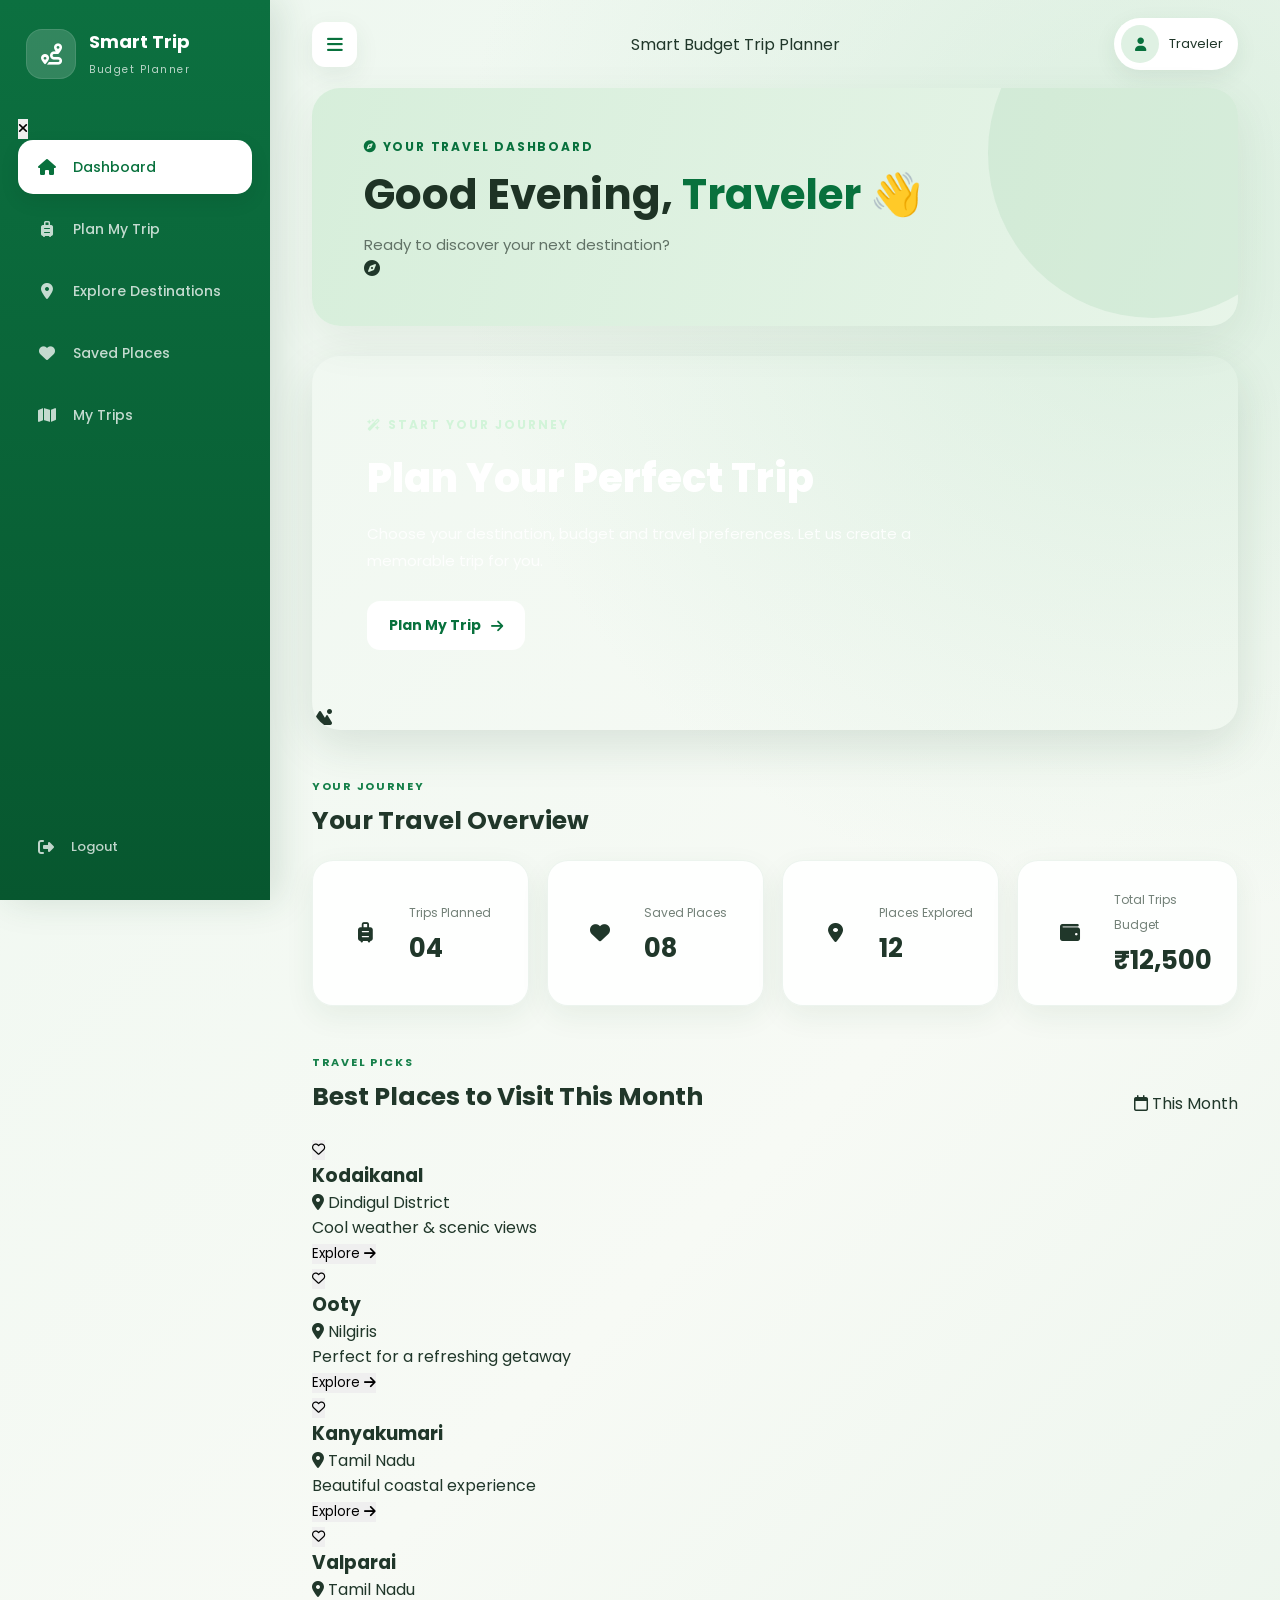
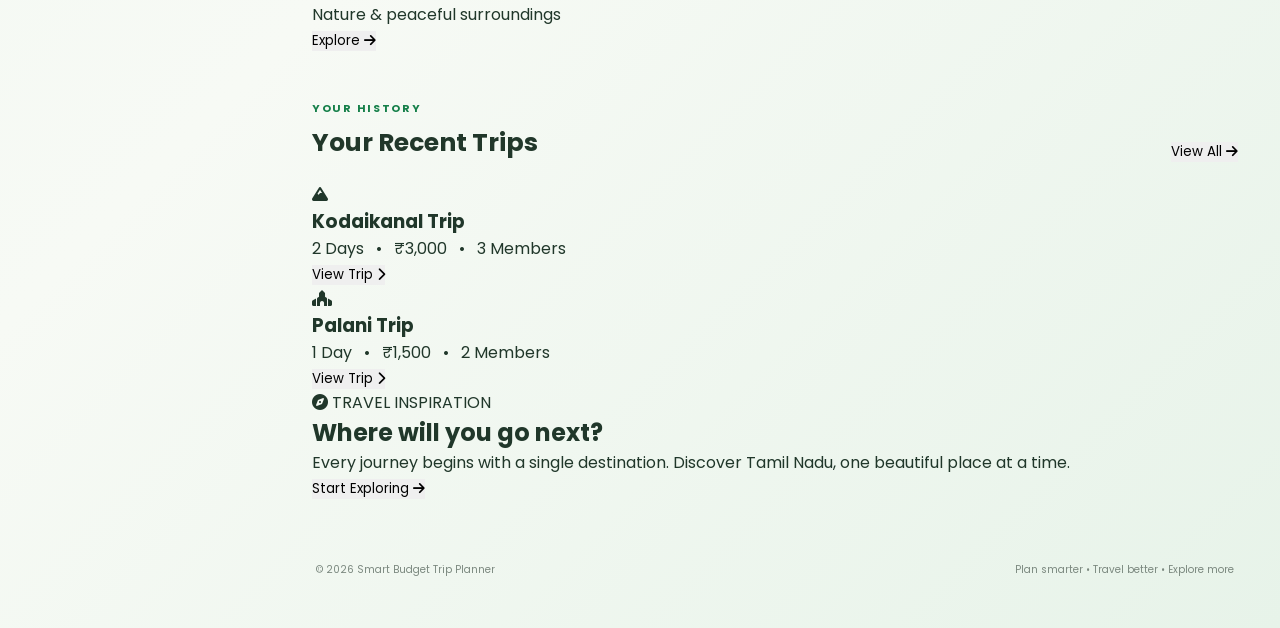
<file: dashboard.html>
<!DOCTYPE html>
<html lang="en">

<head>
    <meta charset="UTF-8">
    <meta name="viewport" content="width=device-width, initial-scale=1.0">

    <title>Smart Budget Trip Planner - Dashboard</title>

    <!-- Google Font -->
    <link rel="preconnect" href="https://fonts.googleapis.com">
    <link rel="preconnect" href="https://fonts.gstatic.com" crossorigin>

    <link
        href="https://fonts.googleapis.com/css2?family=Poppins:wght@400;500;600;700&display=swap"
        rel="stylesheet">

    <!-- Font Awesome -->
    <link
        rel="stylesheet"
        href="https://cdnjs.cloudflare.com/ajax/libs/font-awesome/6.5.2/css/all.min.css">

    <!-- Dashboard CSS -->
    <link rel="stylesheet" href="dashboard.css">
</head>


<body>

    <!-- =====================================================
         SIDEBAR
    ====================================================== -->

    <aside class="sidebar" id="sidebar">

        <div class="sidebar-top">

            <div class="brand">

                <div class="brand-icon">
                    <i class="fa-solid fa-route"></i>
                </div>

                <div class="brand-text">
                    <h2>Smart Trip</h2>
                    <span>Budget Planner</span>
                </div>

            </div>

            <!-- Mobile close -->
            <button
                class="close-btn"
                id="closeSidebar"
                onclick="closeSidebarMenu()">

                <i class="fa-solid fa-xmark"></i>

            </button>

        </div>


        <!-- Navigation -->

        <nav class="sidebar-nav">

            <a href="#" class="nav-item active">

                <i class="fa-solid fa-house"></i>

                <span>Dashboard</span>

            </a>


            <a href="trip-form.html"
               class="nav-item"
               id="planTripNav">

                <i class="fa-solid fa-suitcase-rolling"></i>

                <span>Plan My Trip</span>

            </a>


            <a href="#" class="nav-item">

                <i class="fa-solid fa-location-dot"></i>

                <span>Explore Destinations</span>

            </a>


            <a href="#" class="nav-item">

                <i class="fa-solid fa-heart"></i>

                <span>Saved Places</span>

            </a>


            <a href="#" class="nav-item">

                <i class="fa-solid fa-map"></i>

                <span>My Trips</span>

            </a>

        </nav>


        <!-- Logout -->

        <div class="sidebar-bottom">

            <a href="#" class="nav-item logout">

                <i class="fa-solid fa-right-from-bracket"></i>

                <span>Logout</span>

            </a>

        </div>

    </aside>



    <!-- =====================================================
         MAIN CONTENT
    ====================================================== -->

    <main class="main-content" id="mainContent">


        <!-- TOP BAR -->

        <header class="topbar">

            <button
                class="menu-btn"
                id="menuBtn"
                onclick="toggleSidebar()">

                <i class="fa-solid fa-bars"></i>

            </button>


            <div class="topbar-title">

                Smart Budget Trip Planner

            </div>


            <div class="profile-mini">

                <div class="profile-avatar">

                    <i class="fa-solid fa-user"></i>

                </div>

                <span id="topUserName">Traveler</span>

            </div>

        </header>



        <!-- =====================================================
             WELCOME
        ====================================================== -->

        <section class="welcome-section">

            <div class="welcome-content">

                <span class="welcome-label">

                    <i class="fa-solid fa-compass"></i>

                    YOUR TRAVEL DASHBOARD

                </span>


                <h1>

                    Good Evening,
                    <span id="welcomeUserName">Traveler</span>

                    <span class="wave">👋</span>

                </h1>


                <p id="welcomeMessage">

                    Ready to discover your next destination?

                </p>

            </div>


            <div class="welcome-decoration">

                <i class="fa-solid fa-compass"></i>

            </div>

        </section>



        <!-- =====================================================
             BIG PLAN MY TRIP
        ====================================================== -->

        <section class="plan-trip-section">

            <div class="plan-content">

                <span class="section-tag">

                    <i class="fa-solid fa-wand-magic-sparkles"></i>

                    START YOUR JOURNEY

                </span>


                <h2>

                    Plan Your Perfect Trip

                </h2>


                <p>

                    Choose your destination, budget and travel
                    preferences. Let us create a memorable trip
                    for you.

                </p>


                <a
                    href="trip-form.html"
                    class="primary-btn"
                    id="planTripBtn">

                    Plan My Trip

                    <i class="fa-solid fa-arrow-right"></i>

                </a>

            </div>


            <div class="plan-image-icon">

                <i class="fa-solid fa-mountain-sun"></i>

            </div>

        </section>



        <!-- =====================================================
             TRAVEL OVERVIEW
        ====================================================== -->

        <section class="dashboard-section">

            <div class="section-heading">

                <div>

                    <span class="small-heading">
                        YOUR JOURNEY
                    </span>

                    <h2>
                        Your Travel Overview
                    </h2>

                </div>

            </div>


            <div class="overview-grid">


                <!-- CARD 1 -->

                <div class="overview-card">

                    <div class="card-icon">

                        <i class="fa-solid fa-suitcase-rolling"></i>

                    </div>

                    <div class="card-info">

                        <span>
                            Trips Planned
                        </span>

                        <h3 id="tripsPlanned">
                            04
                        </h3>

                    </div>

                </div>



                <!-- CARD 2 -->

                <div class="overview-card">

                    <div class="card-icon">

                        <i class="fa-solid fa-heart"></i>

                    </div>

                    <div class="card-info">

                        <span>
                            Saved Places
                        </span>

                        <h3 id="savedPlaces">
                            08
                        </h3>

                    </div>

                </div>



                <!-- CARD 3 -->

                <div class="overview-card">

                    <div class="card-icon">

                        <i class="fa-solid fa-location-dot"></i>

                    </div>

                    <div class="card-info">

                        <span>
                            Places Explored
                        </span>

                        <h3 id="placesExplored">
                            12
                        </h3>

                    </div>

                </div>



                <!-- CARD 4 -->

                <div class="overview-card">

                    <div class="card-icon">

                        <i class="fa-solid fa-wallet"></i>

                    </div>

                    <div class="card-info">

                        <span>
                            Total Trips Budget
                        </span>

                        <h3 id="totalBudget">
                            ₹12,500
                        </h3>

                    </div>

                </div>

            </div>

        </section>



        <!-- =====================================================
             THIS MONTH'S PICKS
        ====================================================== -->

        <section class="dashboard-section">

            <div class="section-heading">

                <div>

                    <span class="small-heading">
                        TRAVEL PICKS
                    </span>

                    <h2>
                        Best Places to Visit This Month
                    </h2>

                </div>

                <span class="month-label">

                    <i class="fa-regular fa-calendar"></i>

                    This Month

                </span>

            </div>



            <div class="destination-grid">


                <!-- KODAIKANAL -->

                <article class="destination-card">

                    <div class="destination-image kodaikanal">

                        <div class="image-overlay"></div>


                        <button class="heart-btn">

                            <i class="fa-regular fa-heart"></i>

                        </button>


                        <div class="destination-title">

                            <h3>Kodaikanal</h3>

                            <span>

                                <i class="fa-solid fa-location-dot"></i>

                                Dindigul District

                            </span>

                        </div>

                    </div>


                    <div class="destination-body">

                        <p>
                            Cool weather & scenic views
                        </p>

                        <button class="explore-btn">

                            Explore

                            <i class="fa-solid fa-arrow-right"></i>

                        </button>

                    </div>

                </article>



                <!-- OOTY -->

                <article class="destination-card">

                    <div class="destination-image ooty">

                        <div class="image-overlay"></div>


                        <button class="heart-btn">

                            <i class="fa-regular fa-heart"></i>

                        </button>


                        <div class="destination-title">

                            <h3>Ooty</h3>

                            <span>

                                <i class="fa-solid fa-location-dot"></i>

                                Nilgiris

                            </span>

                        </div>

                    </div>


                    <div class="destination-body">

                        <p>
                            Perfect for a refreshing getaway
                        </p>

                        <button class="explore-btn">

                            Explore

                            <i class="fa-solid fa-arrow-right"></i>

                        </button>

                    </div>

                </article>



                <!-- KANYAKUMARI -->

                <article class="destination-card">

                    <div class="destination-image kanyakumari">

                        <div class="image-overlay"></div>


                        <button class="heart-btn">

                            <i class="fa-regular fa-heart"></i>

                        </button>


                        <div class="destination-title">

                            <h3>Kanyakumari</h3>

                            <span>

                                <i class="fa-solid fa-location-dot"></i>

                                Tamil Nadu

                            </span>

                        </div>

                    </div>


                    <div class="destination-body">

                        <p>
                            Beautiful coastal experience
                        </p>

                        <button class="explore-btn">

                            Explore

                            <i class="fa-solid fa-arrow-right"></i>

                        </button>

                    </div>

                </article>



                <!-- VALPARAI -->

                <article class="destination-card">

                    <div class="destination-image valparai">

                        <div class="image-overlay"></div>


                        <button class="heart-btn">

                            <i class="fa-regular fa-heart"></i>

                        </button>


                        <div class="destination-title">

                            <h3>Valparai</h3>

                            <span>

                                <i class="fa-solid fa-location-dot"></i>

                                Tamil Nadu

                            </span>

                        </div>

                    </div>


                    <div class="destination-body">

                        <p>
                            Nature & peaceful surroundings
                        </p>

                        <button class="explore-btn">

                            Explore

                            <i class="fa-solid fa-arrow-right"></i>

                        </button>

                    </div>

                </article>

            </div>

        </section>



        <!-- =====================================================
             RECENT TRIPS
        ====================================================== -->

        <section class="dashboard-section">

            <div class="section-heading">

                <div>

                    <span class="small-heading">
                        YOUR HISTORY
                    </span>

                    <h2>
                        Your Recent Trips
                    </h2>

                </div>


                <button class="view-all-btn">

                    View All

                    <i class="fa-solid fa-arrow-right"></i>

                </button>

            </div>



            <div class="recent-trips">


                <!-- TRIP 1 -->

                <div class="trip-row">

                    <div class="trip-place-icon">

                        <i class="fa-solid fa-mountain"></i>

                    </div>


                    <div class="trip-info">

                        <h3>
                            Kodaikanal Trip
                        </h3>

                        <p>
                            2 Days
                            &nbsp; • &nbsp;
                            ₹3,000
                            &nbsp; • &nbsp;
                            3 Members
                        </p>

                    </div>


                    <button class="trip-view-btn">

                        View Trip

                        <i class="fa-solid fa-chevron-right"></i>

                    </button>

                </div>



                <!-- TRIP 2 -->

                <div class="trip-row">

                    <div class="trip-place-icon">

                        <i class="fa-solid fa-place-of-worship"></i>

                    </div>


                    <div class="trip-info">

                        <h3>
                            Palani Trip
                        </h3>

                        <p>
                            1 Day
                            &nbsp; • &nbsp;
                            ₹1,500
                            &nbsp; • &nbsp;
                            2 Members
                        </p>

                    </div>


                    <button class="trip-view-btn">

                        View Trip

                        <i class="fa-solid fa-chevron-right"></i>

                    </button>

                </div>

            </div>

        </section>



        <!-- =====================================================
             TRAVEL INSPIRATION
        ====================================================== -->

        <section class="inspiration-section">

            <div class="inspiration-content">

                <span>

                    <i class="fa-solid fa-compass"></i>

                    TRAVEL INSPIRATION

                </span>


                <h2>
                    Where will you go next?
                </h2>


                <p>

                    Every journey begins with a single destination.
                    Discover Tamil Nadu, one beautiful place at a time.

                </p>


                <button
                    class="inspiration-btn"
                    onclick="window.scrollTo({top:0,behavior:'smooth'})">

                    Start Exploring

                    <i class="fa-solid fa-arrow-right"></i>

                </button>

            </div>

        </section>



        <!-- FOOTER -->

        <footer class="dashboard-footer">

            <p>
                © 2026 Smart Budget Trip Planner
            </p>

            <span>
                Plan smarter • Travel better • Explore more
            </span>

        </footer>

    </main>



    <!-- =====================================================
         DASHBOARD JS
    ====================================================== -->

    <script src="dashboard.js"></script>


    <!-- =====================================================
         SIDEBAR CONTROL
         Directly inside HTML so it definitely works
    ====================================================== -->

    <script>

        function toggleSidebar() {

            document.body.classList.toggle(
                "sidebar-collapsed"
            );

        }


        function closeSidebarMenu() {

            document.body.classList.remove(
                "sidebar-open"
            );

        }


        /* Mobile sidebar */

        window.addEventListener("resize", function () {

            if (window.innerWidth > 900) {

                document.body.classList.remove(
                    "sidebar-open"
                );

            }

        });

    </script>


</body>

</html>
</file>
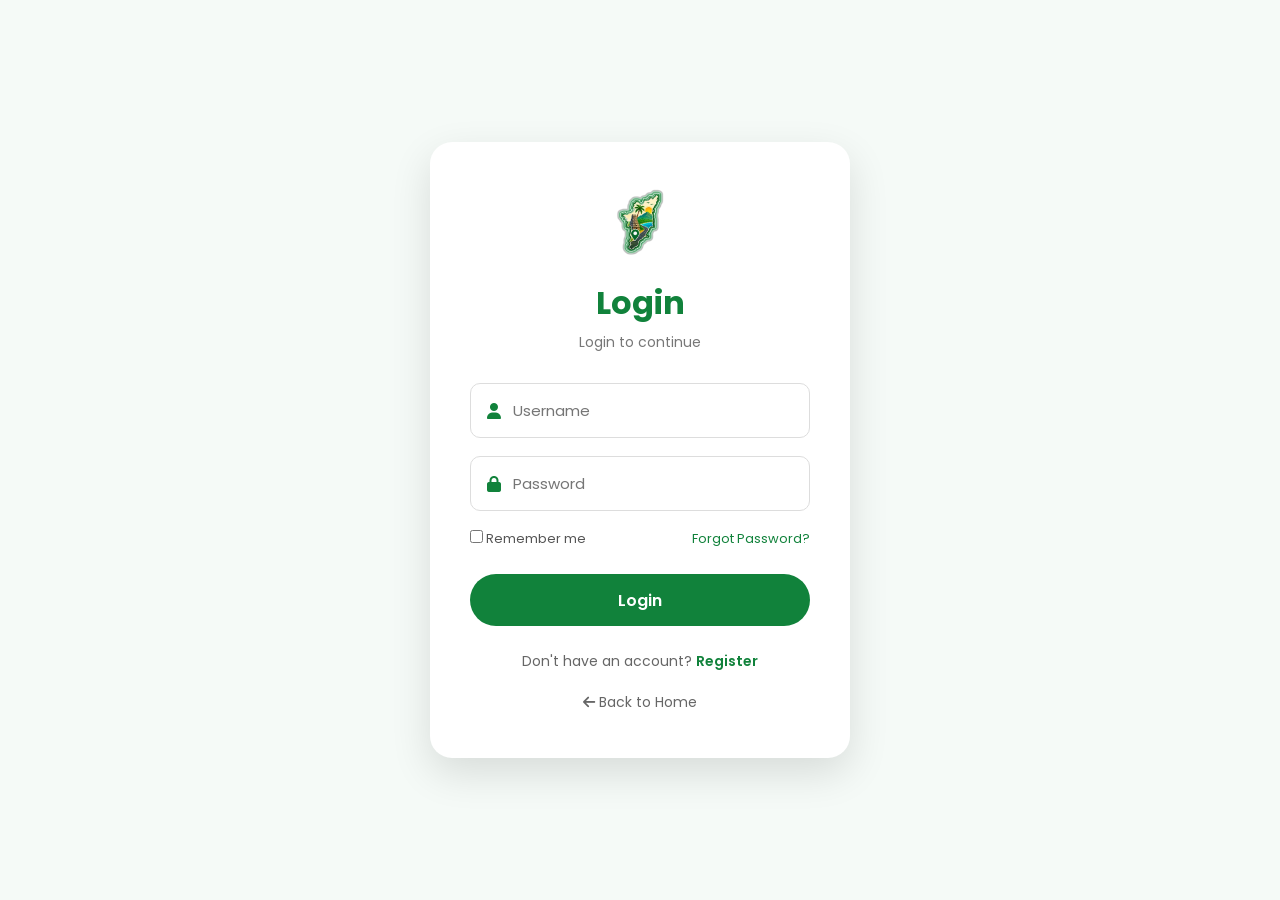
<file: login.html>
<!DOCTYPE html>
<html lang="en">

<head>
    <meta charset="UTF-8">
    <meta name="viewport" content="width=device-width, initial-scale=1.0">

    <title>Login | Smart Budget Trip Planner</title>

    <!-- Google Font -->
    <link href="https://fonts.googleapis.com/css2?family=Poppins:wght@300;400;500;600;700&display=swap"
        rel="stylesheet">

    <!-- Font Awesome -->
    <link rel="stylesheet"
        href="https://cdnjs.cloudflare.com/ajax/libs/font-awesome/6.5.2/css/all.min.css">

    <link rel="stylesheet" href="login.css">
</head>

<body>

    <div class="login-box">

        <div class="login-logo">
            <img src="image/WhatsApp Sticker 2026-08-09 at 1.23.12 PM" alt="Logo">
        </div>

        <h2>Login</h2>

        <p class="subtitle">
            Login to continue
        </p>

        <form action="login.php" method="POST">

            <!-- Username / Email -->
            <div class="input-box">

                <i class="fa-solid fa-user"></i>

                <input
                    type="text"
                    name="email"
                    placeholder="Username"
                    required>

            </div>

            <!-- Password -->
            <div class="input-box">

                <i class="fa-solid fa-lock"></i>

                <input
                    type="password"
                    name="password"
                    placeholder="Password"
                    required>

            </div>

            <!-- Remember -->
            <div class="login-options">

                <label>
                    <input type="checkbox" name="remember">
                    Remember me
                </label>

                <a href="#">
                    Forgot Password?
                </a>

            </div>

            <!-- Login -->
            <button type="submit" class="login-btn">
                Login
            </button>

        </form>

        <!-- Register -->
        <p class="register-text">

            Don't have an account?

            <a href="register.html">
                Register
            </a>

        </p>

        <!-- Home -->
        <a href="index.html" class="back-home">

            <i class="fa-solid fa-arrow-left"></i>
            Back to Home

        </a>

    </div>

</body>

</html>
</file>
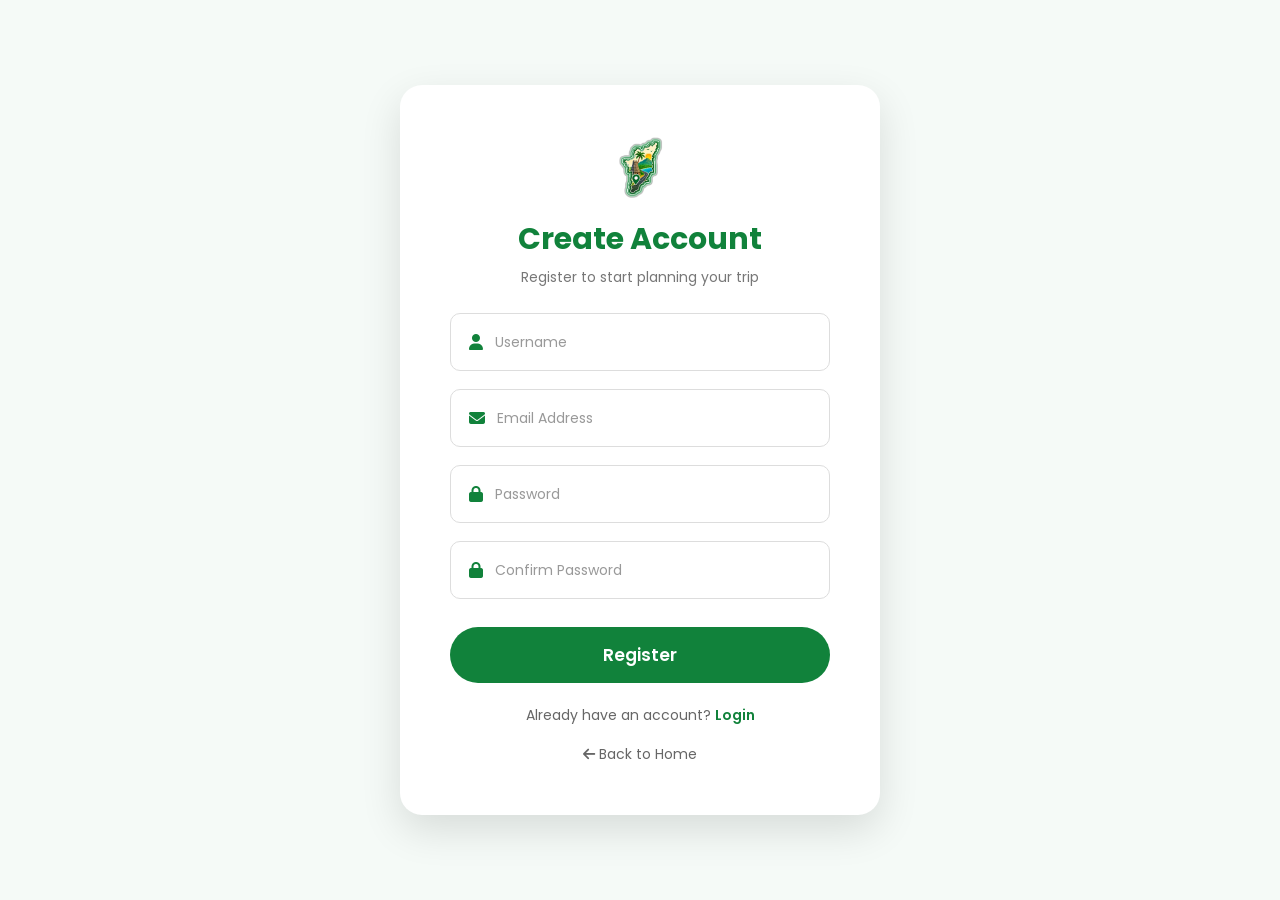
<file: register.html>
<!DOCTYPE html>
<html lang="en">

<head>
    <meta charset="UTF-8">
    <meta name="viewport" content="width=device-width, initial-scale=1.0">

    <title>Register | Smart Budget Trip Planner</title>

    <!-- Google Font -->
    <link href="https://fonts.googleapis.com/css2?family=Poppins:wght@300;400;500;600;700&display=swap"
        rel="stylesheet">

    <!-- Font Awesome -->
    <link rel="stylesheet"
        href="https://cdnjs.cloudflare.com/ajax/libs/font-awesome/6.5.2/css/all.min.css">

    <link rel="stylesheet" href="register.css">

</head>

<body>

    <div class="register-box">

        <!-- Logo -->
        <div class="register-logo">
            <img src="image/WhatsApp Sticker 2026-08-09 at 1.23.12 PM" alt="Logo">
        </div>

        <h2>Create Account</h2>

        <p class="subtitle">
            Register to start planning your trip
        </p>


        <!-- Register Form -->
        <form action="./register.php" method="POST">

            <!-- Username -->
            <div class="input-box">

                <i class="fa-solid fa-user"></i>

                <input
                    type="text"
                    name="username"
                    placeholder="Username"
                    required>

            </div>


            <!-- Email -->
            <div class="input-box">

                <i class="fa-solid fa-envelope"></i>

                <input
                    type="email"
                    name="email"
                    placeholder="Email Address"
                    required>

            </div>


            <!-- Password -->
            <div class="input-box">

                <i class="fa-solid fa-lock"></i>

                <input
                    type="password"
                    name="password"
                    placeholder="Password"
                    required>

            </div>


            <!-- Confirm Password -->
            <div class="input-box">

                <i class="fa-solid fa-lock"></i>

                <input
                    type="password"
                    name="confirm_password"
                    placeholder="Confirm Password"
                    required>

            </div>


            <!-- Register Button -->
            <button type="submit" class="register-btn">
                Register
            </button>

        </form>


        <!-- Login -->
        <p class="login-text">

            Already have an account?

            <a href="login.html">
                Login
            </a>

        </p>


        <!-- Back Home -->
        <a href="index.html" class="back-home">

            <i class="fa-solid fa-arrow-left"></i>
            Back to Home

        </a>

    </div>

</body>

</html>
</file>
<file: dashboard.css>
@import url('https://fonts.googleapis.com/css2?family=Poppins:wght@400;500;600;700;800&display=swap');

* {
    margin: 0;
    padding: 0;
    box-sizing: border-box;
}

body {
    font-family: 'Poppins', sans-serif;

    background:
        radial-gradient(
            circle at 90% 10%,
            rgba(169, 218, 184, 0.35),
            transparent 30%
        ),
        linear-gradient(
            135deg,
            #edf7ef,
            #f7faf5 55%,
            #e7f3e9
        );

    color: #20372a;
    overflow-x: hidden;
}

a {
    text-decoration: none;
    color: inherit;
}

button {
    font-family: inherit;
    border: none;
    cursor: pointer;
}


/* =====================================================
   SIDEBAR
===================================================== */

.sidebar {
    position: fixed;
    left: 0;
    top: 0;

    width: 270px;
    height: 100vh;

    padding: 28px 18px;

    background:
        linear-gradient(
            180deg,
            #0c7040,
            #07572f
        );

    color: white;

    z-index: 1000;

    display: flex;
    flex-direction: column;

    box-shadow:
        8px 0 35px rgba(25, 82, 48, 0.15);

    transition: 0.35s ease;
}

.brand {
    display: flex;
    align-items: center;
    gap: 13px;

    padding: 0 8px 35px;
}

.brand-icon {
    width: 50px;
    height: 50px;

    border-radius: 16px;

    background: rgba(255,255,255,0.16);

    display: flex;
    align-items: center;
    justify-content: center;

    font-size: 21px;

    box-shadow:
        inset 0 0 0 1px rgba(255,255,255,0.1);
}

.brand-text h2 {
    font-size: 18px;
    font-weight: 700;
}

.brand-text span {
    font-size: 10px;
    letter-spacing: 1.5px;
    opacity: 0.72;
}

.sidebar-nav {
    display: flex;
    flex-direction: column;
    gap: 8px;
}

.nav-item {
    min-height: 54px;

    padding: 0 18px;

    display: flex;
    align-items: center;

    gap: 15px;

    border-radius: 15px;

    color: rgba(255,255,255,0.76);

    font-size: 14px;
    font-weight: 500;

    transition: 0.25s ease;
}

.nav-item i {
    width: 22px;
    text-align: center;
    font-size: 16px;
}

.nav-item:hover {
    background: rgba(255,255,255,0.12);
    color: white;

    transform: translateX(4px);
}

.nav-item.active {
    background: white;
    color: #08713d;

    box-shadow:
        0 7px 20px rgba(0,0,0,0.08);
}

.sidebar-bottom {
    margin-top: auto;
}

.sidebar-tip {
    display: flex;
    align-items: center;

    gap: 11px;

    padding: 15px;

    border-radius: 16px;

    background: rgba(255,255,255,0.09);

    margin-bottom: 13px;
}

.sidebar-tip > i {
    font-size: 18px;
    color: #d5f4dc;
}

.sidebar-tip strong {
    display: block;
    font-size: 12px;
}

.sidebar-tip span {
    display: block;

    margin-top: 3px;

    font-size: 9px;

    opacity: 0.7;
}

.logout {
    min-height: 50px;

    display: flex;
    align-items: center;

    gap: 14px;

    padding: 0 17px;

    border-radius: 14px;

    color: rgba(255,255,255,0.75);

    font-size: 13px;

    transition: 0.25s;
}

.logout:hover {
    background: rgba(255,255,255,0.12);
    color: white;
}


/* =====================================================
   MAIN
===================================================== */

.main-content {
    margin-left: 270px;

    min-height: 100vh;

    padding: 0 42px 45px;

    transition: 0.35s ease;
}


/* =====================================================
   TOPBAR
===================================================== */

.topbar {
    height: 88px;

    display: flex;
    align-items: center;
    justify-content: space-between;
}

.menu-btn {
    width: 45px;
    height: 45px;

    border-radius: 13px;

    background: white;

    color: #08713d;

    font-size: 18px;

    box-shadow:
        0 8px 25px rgba(38,82,51,0.08);

    transition: 0.25s;
}

.menu-btn:hover {
    background: #08713d;

    color: white;

    transform: translateY(-2px);
}

.topbar-right {
    display: flex;
    align-items: center;

    gap: 20px;
}

.topbar-date {
    font-size: 13px;
    color: #718177;
}

.profile-mini {
    display: flex;
    align-items: center;

    gap: 10px;

    padding: 7px 15px 7px 7px;

    background: white;

    border-radius: 30px;

    box-shadow:
        0 7px 22px rgba(38,82,51,0.08);

    font-size: 13px;
}

.profile-avatar {
    width: 38px;
    height: 38px;

    border-radius: 50%;

    background: #dff1e3;

    color: #08713d;

    display: flex;
    align-items: center;
    justify-content: center;
}


/* =====================================================
   WELCOME
===================================================== */

.welcome-section {
    min-height: 230px;

    padding: 45px 52px;

    border-radius: 28px;

    position: relative;

    overflow: hidden;

    background:
        linear-gradient(
            105deg,
            rgba(214,238,218,0.98),
            rgba(232,245,233,0.92)
        );

    box-shadow:
        0 15px 45px rgba(48,91,57,0.08);
}

.welcome-section::after {
    content: "";

    position: absolute;

    right: -80px;
    top: -100px;

    width: 330px;
    height: 330px;

    border-radius: 50%;

    background:
        rgba(105,175,123,0.13);
}

.welcome-content {
    position: relative;

    z-index: 2;
}

.welcome-label {
    color: #08713d;

    font-size: 12px;

    font-weight: 700;

    letter-spacing: 1.8px;
}

.welcome-section h1 {
    margin-top: 12px;

    font-size: 42px;

    line-height: 1.2;

    font-weight: 700;

    color: #1e3325;
}

.welcome-section h1 span:not(.wave) {
    color: #08713d;
}

.wave {
    display: inline-block;

    animation:
        wave 2s infinite;
}

@keyframes wave {

    0%, 100% {
        transform: rotate(0);
    }

    50% {
        transform: rotate(12deg);
    }
}

.welcome-content p {
    margin-top: 13px;

    font-size: 15px;

    color: #617266;
}


/* =====================================================
   PLAN MY TRIP
===================================================== */

.plan-trip-section {
    min-height: 315px;

    margin-top: 30px;

    border-radius: 28px;

    overflow: hidden;

    position: relative;

    background:
        url("https://images.unsplash.com/photo-1500534623283-312aade485b7?auto=format&fit=crop&w=1500&q=85")
        center / cover;

    box-shadow:
        0 16px 45px rgba(30,78,45,0.13);
}

.plan-overlay {
    position: absolute;

    inset: 0;

    background:
        linear-gradient(
            90deg,
            rgba(4,54,29,0.95),
            rgba(6,91,49,0.73),
            rgba(6,75,41,0.20)
        );
}

.plan-content {
    position: relative;

    z-index: 2;

    padding: 55px;

    color: white;
}

.section-tag {
    font-size: 12px;

    letter-spacing: 2px;

    font-weight: 700;

    color: #d2f4d9;
}

.plan-content h2 {
    margin-top: 12px;

    font-size: 40px;

    font-weight: 800;
}

.plan-content p {
    max-width: 560px;

    margin-top: 12px;

    font-size: 15px;

    line-height: 1.8;

    color: rgba(255,255,255,0.86);
}

.primary-btn {
    display: inline-flex;

    align-items: center;

    gap: 10px;

    margin-top: 27px;

    padding: 14px 22px;

    border-radius: 13px;

    background: white;

    color: #08713d;

    font-size: 14px;

    font-weight: 700;

    transition: 0.25s;
}

.primary-btn:hover {
    transform: translateY(-4px);

    box-shadow:
        0 12px 28px rgba(0,0,0,0.16);
}


/* =====================================================
   SECTIONS
===================================================== */

.dashboard-section {
    margin-top: 42px;
}

.section-heading {
    margin-bottom: 20px;

    display: flex;

    align-items: flex-end;

    justify-content: space-between;
}

.small-heading {
    color: #16804a;

    font-size: 11px;

    font-weight: 700;

    letter-spacing: 1.7px;
}

.section-heading h2 {
    margin-top: 5px;

    font-size: 25px;

    color: #21372a;
}

.section-subtitle {
    font-size: 12px;

    color: #718177;

    margin-bottom: 3px;
}


/* =====================================================
   OVERVIEW
===================================================== */

.overview-grid {
    display: grid;

    grid-template-columns:
        repeat(4, 1fr);

    gap: 18px;
}

.overview-card {
    min-height: 145px;

    padding: 25px;

    border-radius: 21px;

    background:
        rgba(255,255,255,0.88);

    display: flex;

    align-items: center;

    gap: 17px;

    box-shadow:
        0 10px 30px rgba(35,82,48,0.07);

    border:
        1px solid rgba(130,175,139,0.14);

    transition: 0.3s;
}

.overview-card:hover {
    transform: translateY(-6px);

    box-shadow:
        0 18px 38px rgba(35,82,48,0.11);
}

.card-icon {
    width: 54px;
    height: 54px;

    flex-shrink: 0;

    border-radius: 16px;

    display: flex;

    align-items: center;
    justify-content: center;

    font-size: 20px;
}

.green-icon {
    background: #e0f3e4;
    color: #08713d;
}

.red-icon {
    background: #fde8eb;
    color: #e5394f;
}

.blue-icon {
    background: #e6f0fa;
    color: #2878b9;
}

.yellow-icon {
    background: #fff3d8;
    color: #c98a16;
}

.card-info span {
    font-size: 12px;

    color: #738178;
}

.card-info h3 {
    margin-top: 5px;

    font-size: 26px;

    color: #20372a;
}


/* =====================================================
   SMART DISCOVERY
===================================================== */

.smart-discovery {
    min-height: 280px;

    margin-top: 42px;

    border-radius: 27px;

    overflow: hidden;

    display: grid;

    grid-template-columns:
        1.2fr 0.8fr;

    background:
        linear-gradient(
            110deg,
            #0a6b3b,
            #11834a
        );

    color: white;

    box-shadow:
        0 17px 45px rgba(18,91,48,0.18);

    transition: 0.3s ease;
}

.discovery-content {
    padding: 42px;
}

.discovery-label {
    font-size: 11px;

    letter-spacing: 1.7px;

    color: #d8f6df;

    font-weight: 700;
}

.discovery-content h2 {
    margin-top: 10px;

    font-size: 29px;
}

.discovery-description {
    margin-top: 8px;

    font-size: 13px;

    color: rgba(255,255,255,0.78);
}

.discovery-place {
    display: flex;

    align-items: center;

    gap: 14px;

    margin-top: 24px;
}

.place-icon {
    width: 55px;
    height: 55px;

    border-radius: 16px;

    background:
        rgba(255,255,255,0.14);

    display: flex;

    align-items: center;
    justify-content: center;

    font-size: 22px;
}

.discovery-place h3 {
    font-size: 22px;
}

.discovery-place p {
    margin-top: 3px;

    font-size: 11px;

    color: rgba(255,255,255,0.7);
}

.discovery-tags {
    display: flex;

    flex-wrap: wrap;

    gap: 9px;

    margin-top: 23px;
}

.discovery-tags span {
    padding: 8px 12px;

    border-radius: 20px;

    background:
        rgba(255,255,255,0.12);

    font-size: 10px;
}

.discovery-image {
    min-height: 280px;

    background:
        linear-gradient(
            90deg,
            rgba(9,104,56,0.1),
            transparent
        ),
        url("https://images.unsplash.com/photo-1593693397690-362cb9666fc2?auto=format&fit=crop&w=900&q=85")
        center / cover;
}


/* =====================================================
   SEASONAL RECOMMENDATIONS
===================================================== */

.monthly-picks-section {
    margin-top: 45px;
}

.monthly-picks-grid {
    display: grid;

    grid-template-columns:
        repeat(3, 1fr);

    gap: 20px;
}

.travel-pick-card {
    overflow: hidden;

    border-radius: 22px;

    background: rgba(255,255,255,0.95);

    border:
        1px solid rgba(130,175,139,0.15);

    box-shadow:
        0 12px 32px rgba(35,82,48,0.08);

    transition:
        transform 0.3s ease,
        box-shadow 0.3s ease;
}

.travel-pick-card:hover {
    transform: translateY(-7px);

    box-shadow:
        0 20px 42px rgba(35,82,48,0.14);
}


/* ---------- IMAGE AREA ---------- */

.travel-pick-image {
    height: 190px;

    position: relative;

    background-size: cover;
    background-position: center;

    overflow: hidden;
}


/* KODAIKANAL IMAGE */

.kodaikanal-pick {
    background-image:
        linear-gradient(
            180deg,
            rgba(0,0,0,0.05),
            rgba(0,45,25,0.30)
        ),
        url("https://images.unsplash.com/photo-1593693397690-362cb9666fc2?auto=format&fit=crop&w=1000&q=90");
}


/* VALPARAI IMAGE */

.valparai-pick {
    background-image:
        linear-gradient(
            180deg,
            rgba(0,0,0,0.05),
            rgba(0,45,25,0.30)
        ),
        url("https://images.unsplash.com/photo-1448375240586-882707db888b?auto=format&fit=crop&w=1000&q=90");
}


/* COURTALLAM IMAGE */

.courtallam-pick {
    background-image:
        linear-gradient(
            180deg,
            rgba(0,0,0,0.05),
            rgba(0,45,25,0.30)
        ),
        url("https://images.unsplash.com/photo-1433086966358-54859d0ed716?auto=format&fit=crop&w=1000&q=90");
}


/* ---------- IMAGE BADGE ---------- */

.pick-badge {
    position: absolute;

    top: 14px;
    left: 14px;

    padding: 8px 12px;

    border-radius: 20px;

    background:
        rgba(255,255,255,0.92);

    color: #08713d;

    font-size: 10px;

    font-weight: 700;

    box-shadow:
        0 5px 15px rgba(0,0,0,0.12);

    backdrop-filter: blur(5px);
}


/* ---------- CARD CONTENT ---------- */

.travel-pick-content {
    padding: 21px;
}

.pick-title-row {
    display: flex;

    align-items: flex-start;

    justify-content: space-between;

    gap: 12px;
}

.pick-title-row h3 {
    font-size: 21px;

    color: #20372a;
}

.pick-title-row p {
    margin-top: 4px;

    font-size: 10px;

    color: #78857d;
}

.pick-icon {
    width: 42px;
    height: 42px;

    flex-shrink: 0;

    border-radius: 13px;

    background: #e2f3e5;

    color: #08713d;

    display: flex;

    align-items: center;
    justify-content: center;

    font-size: 17px;
}

.pick-description {
    margin-top: 15px;

    font-size: 11px;

    line-height: 1.7;

    color: #69776f;
}

.pick-tags {
    display: flex;

    flex-wrap: wrap;

    gap: 7px;

    margin-top: 16px;
}

.pick-tags span {
    padding: 7px 10px;

    border-radius: 15px;

    background: #edf7ef;

    color: #08713d;

    font-size: 9px;

    font-weight: 600;
}


/* =====================================================
   MONTH CARDS
===================================================== */

.month-grid {
    display: grid;

    grid-template-columns:
        repeat(3, 1fr);

    gap: 18px;
}

.month-card {
    min-height: 220px;

    border-radius: 21px;

    position: relative;

    overflow: hidden;

    background-size: cover;
    background-position: center;

    transition: 0.3s;
}

.month-card:hover {
    transform: translateY(-6px);
}

.month-card.kodaikanal {
    background-image:
        url("https://images.unsplash.com/photo-1593693397690-362cb9666fc2?auto=format&fit=crop&w=900&q=85");
}

.month-card.ooty {
    background-image:
        url("https://images.unsplash.com/photo-1596401057633-54a8fe8ef647?auto=format&fit=crop&w=900&q=85");
}

.month-card.valparai {
    background-image:
        url("https://images.unsplash.com/photo-1448375240586-882707db888b?auto=format&fit=crop&w=900&q=85");
}

.month-overlay {
    position: absolute;

    inset: 0;

    background:
        linear-gradient(
            transparent 25%,
            rgba(0,45,25,0.88)
        );
}

.month-content {
    position: absolute;

    left: 20px;
    right: 20px;
    bottom: 18px;

    color: white;
}

.month-content span {
    font-size: 9px;

    letter-spacing: 1.4px;

    color: #d7f4dd;
}

.month-content h3 {
    margin-top: 4px;

    font-size: 23px;
}

.month-content p {
    margin-top: 3px;

    font-size: 11px;

    color: rgba(255,255,255,0.78);
}


/* =====================================================
   RECENT TRIPS
===================================================== */

.empty-trip-card {
    min-height: 110px;

    padding: 22px 25px;

    border-radius: 20px;

    background:
        rgba(255,255,255,0.9);

    display: flex;

    align-items: center;

    gap: 17px;

    box-shadow:
        0 10px 28px rgba(35,82,48,0.06);
}

.empty-icon {
    width: 52px;
    height: 52px;

    border-radius: 15px;

    background: #e3f2e6;

    color: #08713d;

    display: flex;

    align-items: center;
    justify-content: center;

    font-size: 19px;
}

.empty-trip-card h3 {
    font-size: 15px;
}

.empty-trip-card p {
    margin-top: 4px;

    color: #748077;

    font-size: 11px;
}

.small-action {
    margin-left: auto;

    padding: 10px 14px;

    border-radius: 10px;

    background: #edf6ef;

    color: #08713d;

    font-size: 11px;

    font-weight: 700;
}


/* =====================================================
   TRAVEL TIP
===================================================== */

.travel-tip {
    margin-top: 38px;

    padding: 24px 27px;

    border-radius: 21px;

    background:
        linear-gradient(
            110deg,
            #e1f3e5,
            #f1f8ef
        );

    display: flex;

    align-items: center;

    gap: 17px;

    border:
        1px solid rgba(77,142,91,0.1);
}

.tip-icon {
    width: 52px;
    height: 52px;

    border-radius: 15px;

    background: #08713d;

    color: white;

    display: flex;

    align-items: center;
    justify-content: center;

    font-size: 18px;
}

.travel-tip span {
    font-size: 10px;

    color: #16804a;

    letter-spacing: 1.4px;

    font-weight: 700;
}

.travel-tip h3 {
    margin-top: 5px;

    font-size: 15px;

    color: #2a4031;
}


/* =====================================================
   FOOTER
===================================================== */

.dashboard-footer {
    margin-top: 42px;

    padding: 20px 4px 5px;

    display: flex;

    justify-content: space-between;

    color: #7b887f;

    font-size: 10px;
}


/* =====================================================
   MOBILE / TABLET
===================================================== */

@media (max-width: 1200px) {

    .overview-grid {
        grid-template-columns:
            repeat(2, 1fr);
    }

    .monthly-picks-grid {
        grid-template-columns:
            repeat(2, 1fr);
    }

    .month-grid {
        grid-template-columns:
            1fr 1fr;
    }
}


@media (max-width: 900px) {

    .sidebar {
        transform:
            translateX(-100%);
    }

    body.sidebar-open .sidebar {
        transform:
            translateX(0);
    }

    .main-content {
        margin-left: 0;

        padding:
            0 20px 35px;
    }

    .welcome-section h1 {
        font-size: 34px;
    }

    .smart-discovery {
        grid-template-columns:
            1fr;
    }

    .discovery-image {
        min-height: 220px;
    }

    .monthly-picks-grid {
        grid-template-columns:
            1fr;
    }
}


@media (max-width: 650px) {

    .topbar-date {
        display: none;
    }

    .topbar-right {
        margin-left: auto;
    }

    .welcome-section {
        padding:
            35px 27px;
    }

    .welcome-section h1 {
        font-size: 29px;
    }

    .welcome-content p {
        font-size: 13px;
    }

    .plan-content {
        padding:
            38px 27px;
    }

    .plan-content h2 {
        font-size: 30px;
    }

    .overview-grid,
    .month-grid,
    .monthly-picks-grid {
        grid-template-columns:
            1fr;
    }

    .section-heading {
        align-items: flex-start;

        flex-direction: column;

        gap: 6px;
    }

    .empty-trip-card {
        align-items: flex-start;

        flex-wrap: wrap;
    }

    .small-action {
        margin-left: 0;
    }

    .dashboard-footer {
        flex-direction: column;

        gap: 7px;

        text-align: center;
    }

    .travel-pick-image {
        height: 200px;
    }
}
</file>
<file: login.css>
*{
    margin:0;
    padding:0;
    box-sizing:border-box;
    font-family:'Poppins',sans-serif;
}

body{
    min-height:100vh;

    display:flex;
    justify-content:center;
    align-items:center;

    background:#f5faf7;
}


/* ================= LOGIN BOX ================= */

.login-box{
    width:420px;

    background:#fff;

    padding:45px 40px;

    border-radius:22px;

    text-align:center;

    box-shadow:0 15px 40px rgba(0,0,0,.12);
}


/* ================= LOGO ================= */

.login-logo img{
    width:70px;

    margin-bottom:15px;
}


/* ================= HEADING ================= */

.login-box h2{
    color:#11823b;

    font-size:32px;

    margin-bottom:5px;
}

.subtitle{
    color:#777;

    font-size:14px;

    margin-bottom:30px;
}


/* ================= INPUT ================= */

.input-box{
    width:100%;

    height:55px;

    border:1px solid #ddd;

    border-radius:10px;

    display:flex;

    align-items:center;

    padding:0 16px;

    margin-bottom:18px;

    transition:.3s;
}

.input-box:focus-within{
    border-color:#11823b;

    box-shadow:0 0 0 3px rgba(17,130,59,.1);
}

.input-box i{
    color:#11823b;

    margin-right:12px;
}

.input-box input{
    width:100%;

    border:none;

    outline:none;

    font-size:15px;
}


/* ================= OPTIONS ================= */

.login-options{
    display:flex;

    justify-content:space-between;

    align-items:center;

    font-size:13px;

    margin:5px 0 25px;
}

.login-options label{
    color:#555;
}

.login-options input{
    accent-color:#11823b;
}

.login-options a{
    color:#11823b;

    text-decoration:none;
}


/* ================= BUTTON ================= */

.login-btn{
    width:100%;

    height:52px;

    border:none;

    border-radius:30px;

    background:#11823b;

    color:#fff;

    font-size:16px;

    font-weight:600;

    cursor:pointer;

    transition:.3s;
}

.login-btn:hover{
    background:#0b6b2f;

    transform:translateY(-2px);
}


/* ================= REGISTER ================= */

.register-text{
    margin-top:25px;

    font-size:14px;

    color:#666;
}

.register-text a{
    color:#11823b;

    font-weight:600;

    text-decoration:none;
}


/* ================= BACK HOME ================= */

.back-home{
    display:block;

    margin-top:20px;

    color:#666;

    font-size:14px;

    text-decoration:none;
}

.back-home:hover{
    color:#11823b;
}
</file>
<file: register.css>
*{
margin:0;
padding:0;
box-sizing:border-box;
font-family:'Poppins',sans-serif;
}

body{
min-height:100vh;

display:flex;
justify-content:center;
align-items:center;

background:#f5faf7;

}

/* ================= REGISTER BOX ================= */

.register-box{
width:480px;

background:#fff;

padding:50px;

border-radius:22px;

text-align:center;

box-shadow:0 15px 40px rgba(0,0,0,.12);

}

/* ================= LOGO ================= */

.register-logo img{
width:65px;

margin-bottom:10px;

}

/* ================= HEADING ================= */

.register-box h2{
color:#11823b;

font-size:30px;

margin-bottom:5px;

}

.subtitle{
color:#777;

font-size:14px;

margin-bottom:25px;

}

/* ================= INPUT BOX ================= */

.input-box{
width:100%;

height:58px;

border:1px solid #ddd;

border-radius:10px;

display:flex;

align-items:center;

padding:0 18px;

margin-bottom:18px;

transition:.3s;

}

.input-box:focus-within{
border-color:#11823b;

box-shadow:0 0 0 3px rgba(17,130,59,.1);

}

/* ================= ICON ================= */

.input-box i{
color:#11823b;

margin-right:12px;

font-size:16px;

}

/* ================= INPUT ================= */

.input-box input{
width:100%;

border:none;

outline:none;

font-size:14px;

color:#333;

}

.input-box input::placeholder{
color:#999;
}

/* ================= REGISTER BUTTON ================= */

.register-btn{
width:100%;

height:56px;

border:none;

border-radius:30px;

background:#11823b;

color:#fff;

font-size:17px;

font-weight:600;

cursor:pointer;

margin-top:10px;

transition:.3s;

}

.register-btn:hover{
background:#0b6b2f;

transform:translateY(-2px);

}

/* ================= LOGIN TEXT ================= */

.login-text{
margin-top:22px;

font-size:14px;

color:#666;

}

.login-text a{
color:#11823b;

font-weight:600;

text-decoration:none;

}

.login-text a:hover{
text-decoration:underline;
}

/* ================= BACK HOME ================= */

.back-home{
display:block;

margin-top:18px;

color:#666;

font-size:14px;

text-decoration:none;

}

.back-home:hover{
color:#11823b;
}
</file>
